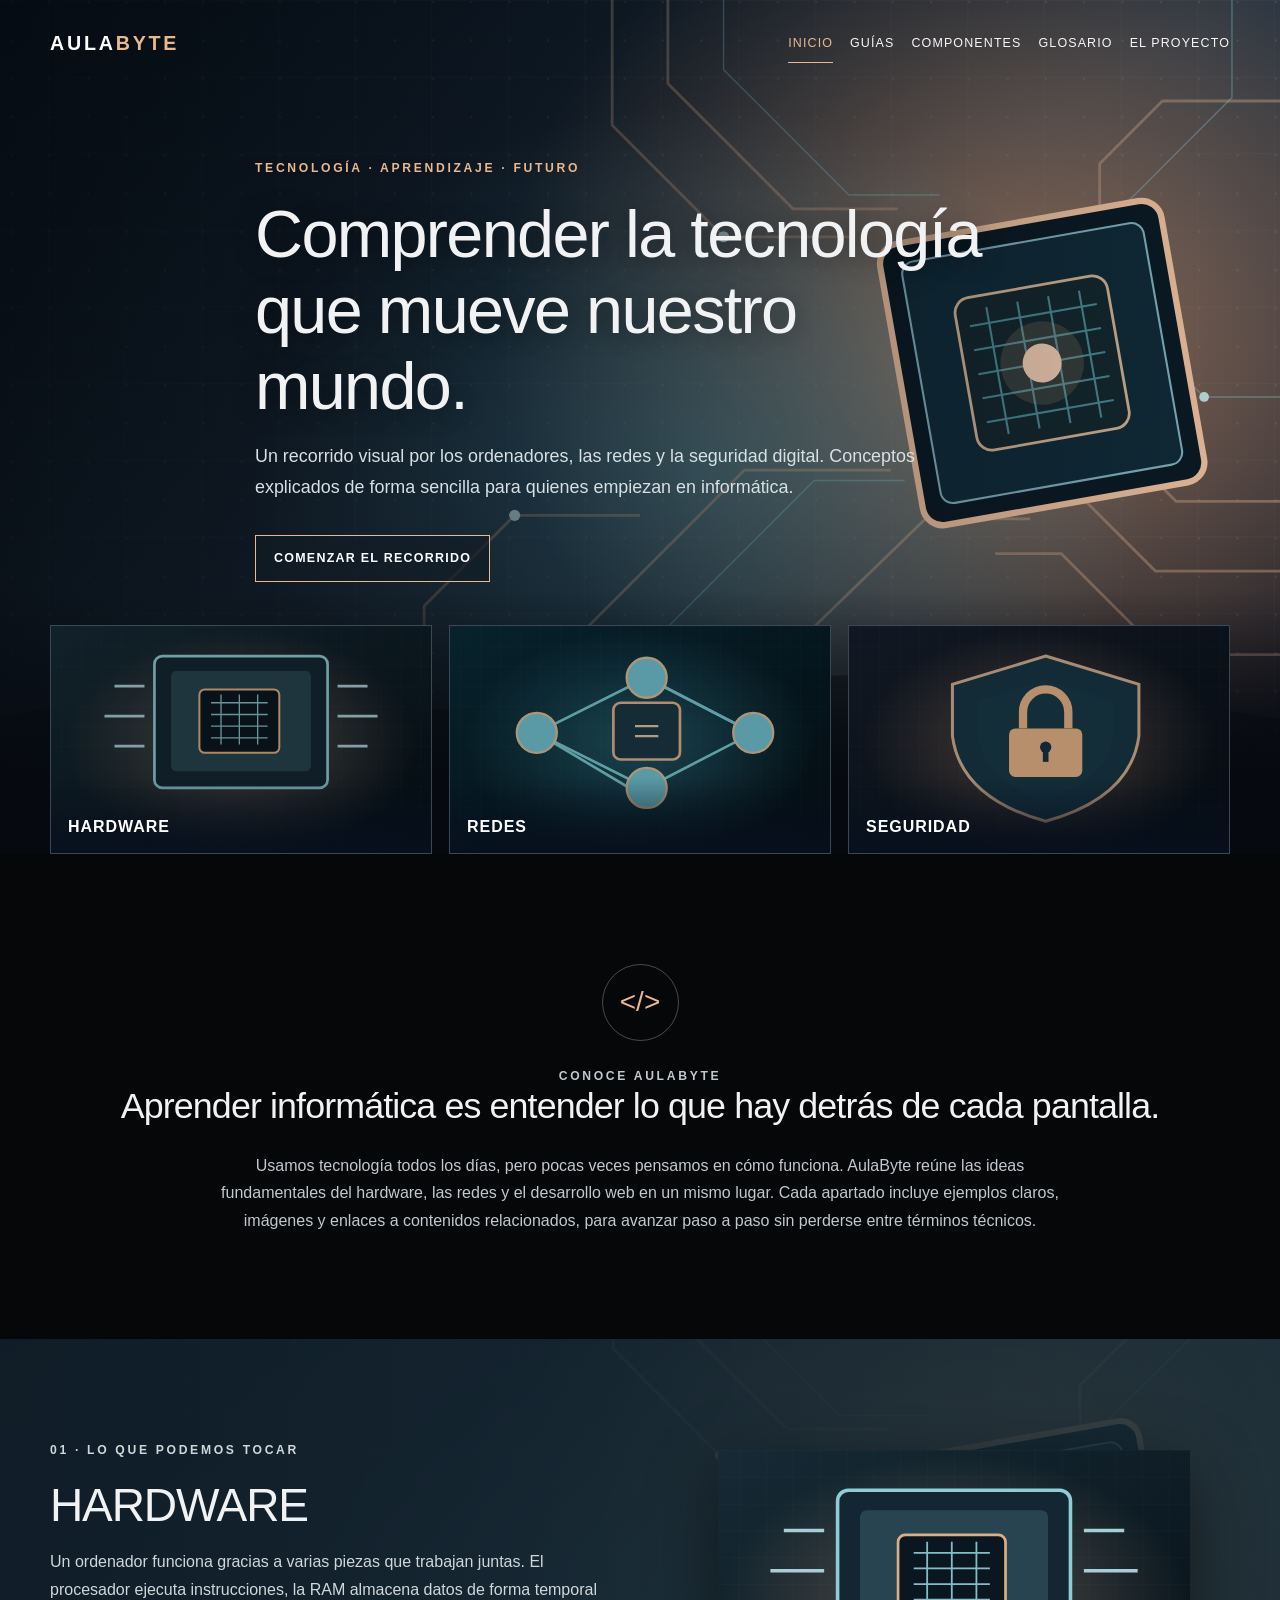
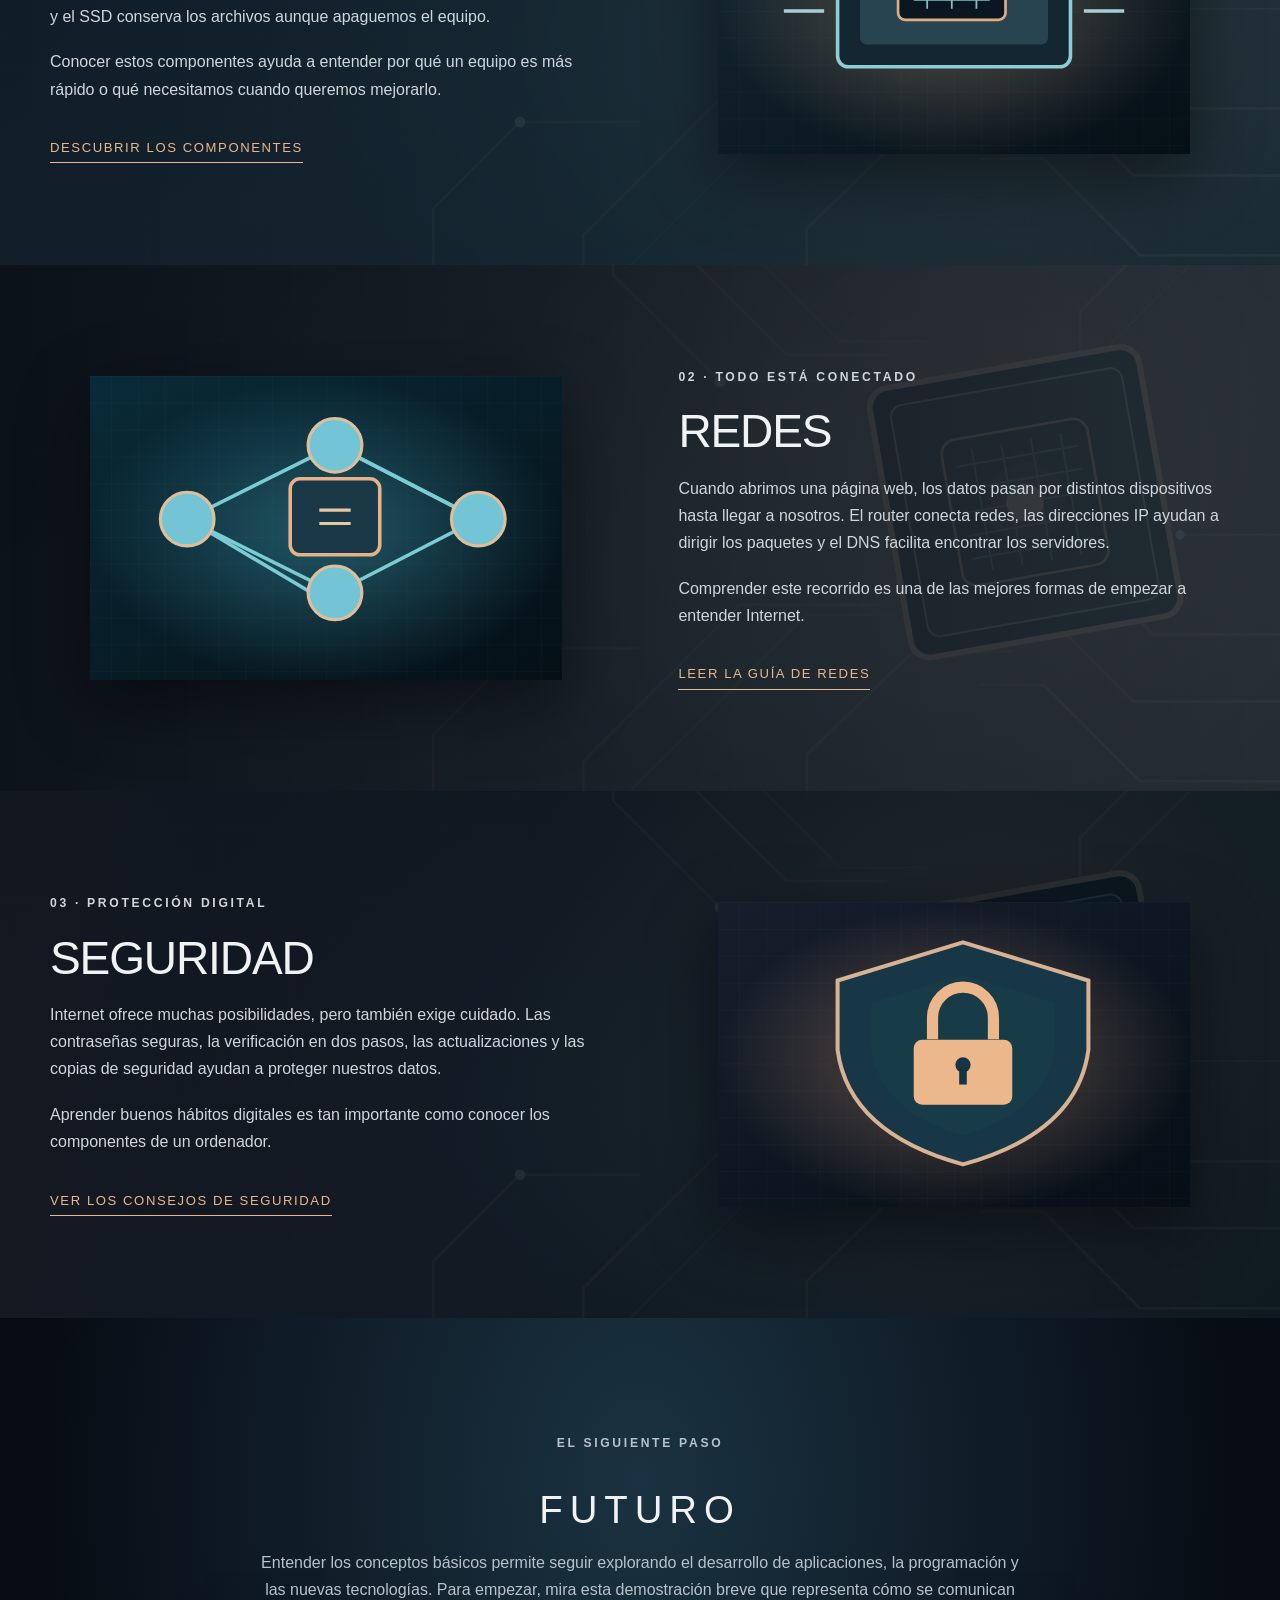
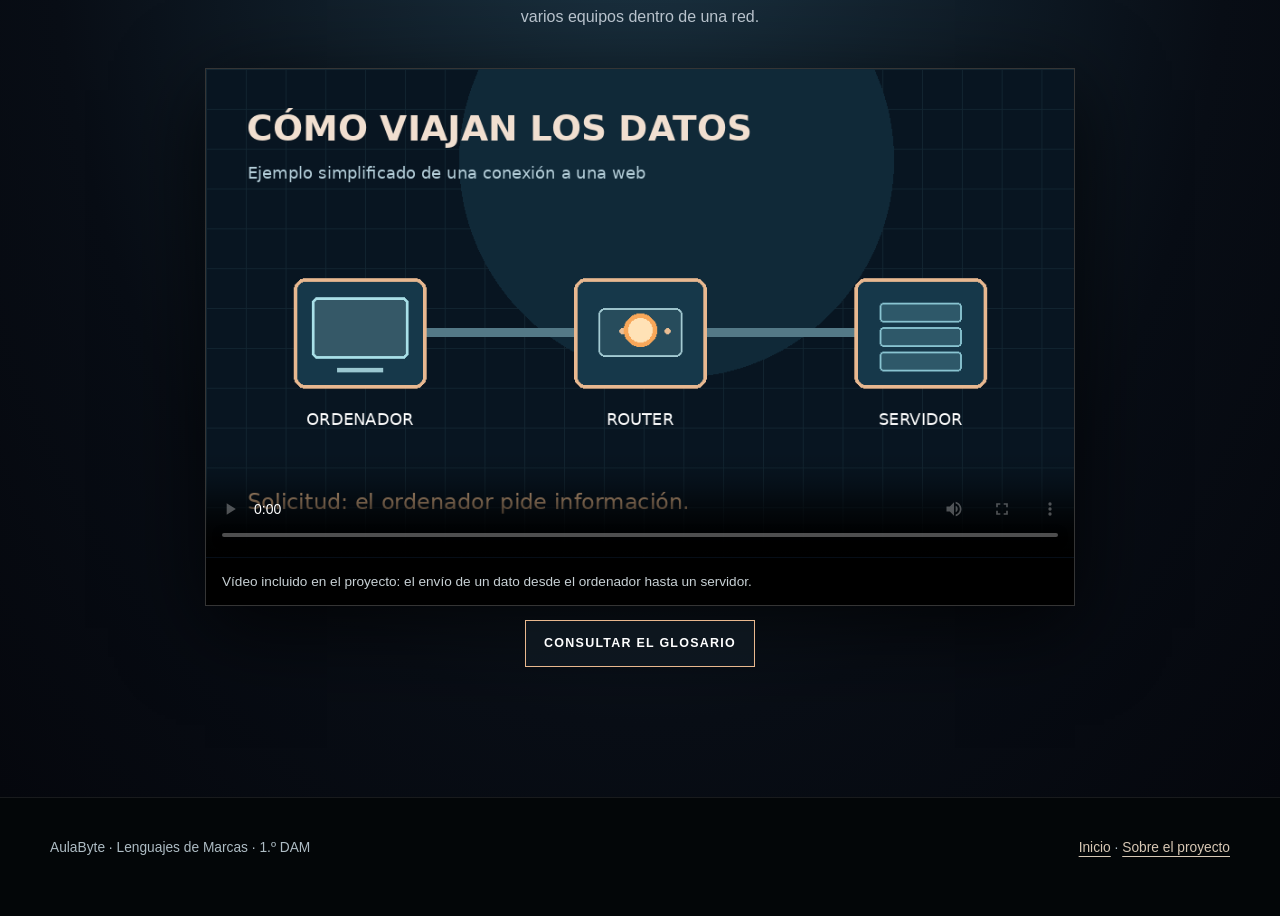
<file: index.html>
<!DOCTYPE html>
<html lang="es">
<head>
<meta charset="UTF-8">
<meta name="viewport" content="width=device-width,initial-scale=1.0">
<meta name="description" content="AulaByte, web de divulgación informática con hardware, redes, seguridad y un vídeo educativo.">
<title>Inicio | AulaByte</title>
<link rel="stylesheet" href="elementos/css/estilos.css">
</head>
<body class="pagina-inicio">
<a class="saltar" href="#contenido">Saltar al contenido principal</a><header class="cabecera"><div class="limite cabecera-interior"><a class="marca" href="index.html">Aula<span>Byte</span></a><nav aria-label="Navegación principal"><ul class="menu"><li><a href="index.html" aria-current="page">Inicio</a></li>
<li><a href="paginas/guias.html">Guías</a></li>
<li><a href="paginas/componentes.html">Componentes</a></li>
<li><a href="paginas/glosario.html">Glosario</a></li>
<li><a href="paginas/proyecto.html">El proyecto</a></li></ul></nav></div></header>
<main id="contenido">
<section class="hero" aria-labelledby="titulo-portada"><div class="limite hero-texto"><p class="etiqueta">Tecnología · Aprendizaje · Futuro</p><h1 id="titulo-portada">Comprender la tecnología que mueve nuestro mundo.</h1><p class="entradilla">Un recorrido visual por los ordenadores, las redes y la seguridad digital. Conceptos explicados de forma sencilla para quienes empiezan en informática.</p><a class="boton" href="#explorar">Comenzar el recorrido</a></div></section>
<div class="limite tarjetas-hero" id="explorar" aria-label="Tres caminos de aprendizaje">
<a class="tarjeta" href="paginas/componentes.html"><img src="elementos/img/hardware-cinematico.svg" alt="Microprocesador representado dentro de una placa de circuito"><span>Hardware</span></a>
<a class="tarjeta" href="paginas/guias.html#redes"><img src="elementos/img/redes-cinematico.svg" alt="Equipos conectados formando una red"><span>Redes</span></a>
<a class="tarjeta" href="paginas/guias.html#seguridad"><img src="elementos/img/seguridad-cinematico.svg" alt="Escudo digital con un candado"><span>Seguridad</span></a></div>
<section class="introduccion" id="presentacion" aria-labelledby="tit-presentacion"><div class="limite"><span class="simbolo" aria-hidden="true">&lt;/&gt;</span><p class="etiqueta">Conoce AulaByte</p><h2 id="tit-presentacion">Aprender informática es entender lo que hay detrás de cada pantalla.</h2><p>Usamos tecnología todos los días, pero pocas veces pensamos en cómo funciona. AulaByte reúne las ideas fundamentales del hardware, las redes y el desarrollo web en un mismo lugar. Cada apartado incluye ejemplos claros, imágenes y enlaces a contenidos relacionados, para avanzar paso a paso sin perderse entre términos técnicos.</p></div></section>
<section class="capitulo" id="hardware" aria-labelledby="tit-hard"><div class="limite capitulo-grid"><div class="capitulo-texto"><p class="etiqueta">01 · Lo que podemos tocar</p><h2 id="tit-hard">Hardware</h2><p>Un ordenador funciona gracias a varias piezas que trabajan juntas. El procesador ejecuta instrucciones, la RAM almacena datos de forma temporal y el SSD conserva los archivos aunque apaguemos el equipo.</p><p>Conocer estos componentes ayuda a entender por qué un equipo es más rápido o qué necesitamos cuando queremos mejorarlo.</p><a class="texto-enlace" href="paginas/componentes.html">Descubrir los componentes</a></div><figure class="capitulo-imagen"><img src="elementos/img/hardware-cinematico.svg" alt="Ilustración oscura de un procesador y sus conexiones" loading="lazy"></figure></div></section>
<section class="capitulo secundario" id="redes" aria-labelledby="tit-redes"><div class="limite capitulo-grid invertido"><div class="capitulo-texto"><p class="etiqueta">02 · Todo está conectado</p><h2 id="tit-redes">Redes</h2><p>Cuando abrimos una página web, los datos pasan por distintos dispositivos hasta llegar a nosotros. El router conecta redes, las direcciones IP ayudan a dirigir los paquetes y el DNS facilita encontrar los servidores.</p><p>Comprender este recorrido es una de las mejores formas de empezar a entender Internet.</p><a class="texto-enlace" href="paginas/guias.html#redes">Leer la guía de redes</a></div><figure class="capitulo-imagen"><img src="elementos/img/redes-cinematico.svg" alt="Ilustración de cuatro dispositivos unidos a una red" loading="lazy"></figure></div></section>
<section class="capitulo tercero" id="seguridad" aria-labelledby="tit-seg"><div class="limite capitulo-grid"><div class="capitulo-texto"><p class="etiqueta">03 · Protección digital</p><h2 id="tit-seg">Seguridad</h2><p>Internet ofrece muchas posibilidades, pero también exige cuidado. Las contraseñas seguras, la verificación en dos pasos, las actualizaciones y las copias de seguridad ayudan a proteger nuestros datos.</p><p>Aprender buenos hábitos digitales es tan importante como conocer los componentes de un ordenador.</p><a class="texto-enlace" href="paginas/guias.html#seguridad">Ver los consejos de seguridad</a></div><figure class="capitulo-imagen"><img src="elementos/img/seguridad-cinematico.svg" alt="Ilustración de un escudo con candado" loading="lazy"></figure></div></section>
<section class="futuro" id="futuro" aria-labelledby="tit-futuro"><div class="limite"><p class="etiqueta">El siguiente paso</p><h2 id="tit-futuro">Futuro</h2><p>Entender los conceptos básicos permite seguir explorando el desarrollo de aplicaciones, la programación y las nuevas tecnologías. Para empezar, mira esta demostración breve que representa cómo se comunican varios equipos dentro de una red.</p><figure class="video-marco"><video controls preload="metadata" poster="elementos/img/video-poster.png" aria-label="Animación educativa sobre el envío de datos por una red"><source src="elementos/video/como-viajan-los-datos.mp4" type="video/mp4">Tu navegador no puede reproducir este vídeo. <a href="elementos/video/como-viajan-los-datos.mp4">Descargar vídeo educativo</a>.</video><figcaption>Vídeo incluido en el proyecto: el envío de un dato desde el ordenador hasta un servidor.</figcaption></figure><a class="boton" href="paginas/glosario.html">Consultar el glosario</a></div></section>
</main>
<footer class="pie"><div class="limite pie-contenido"><p>AulaByte · Lenguajes de Marcas · 1.º DAM</p><p><a href="index.html">Inicio</a> · <a href="paginas/proyecto.html">Sobre el proyecto</a></p></div></footer>
</body>
</html>
</file>
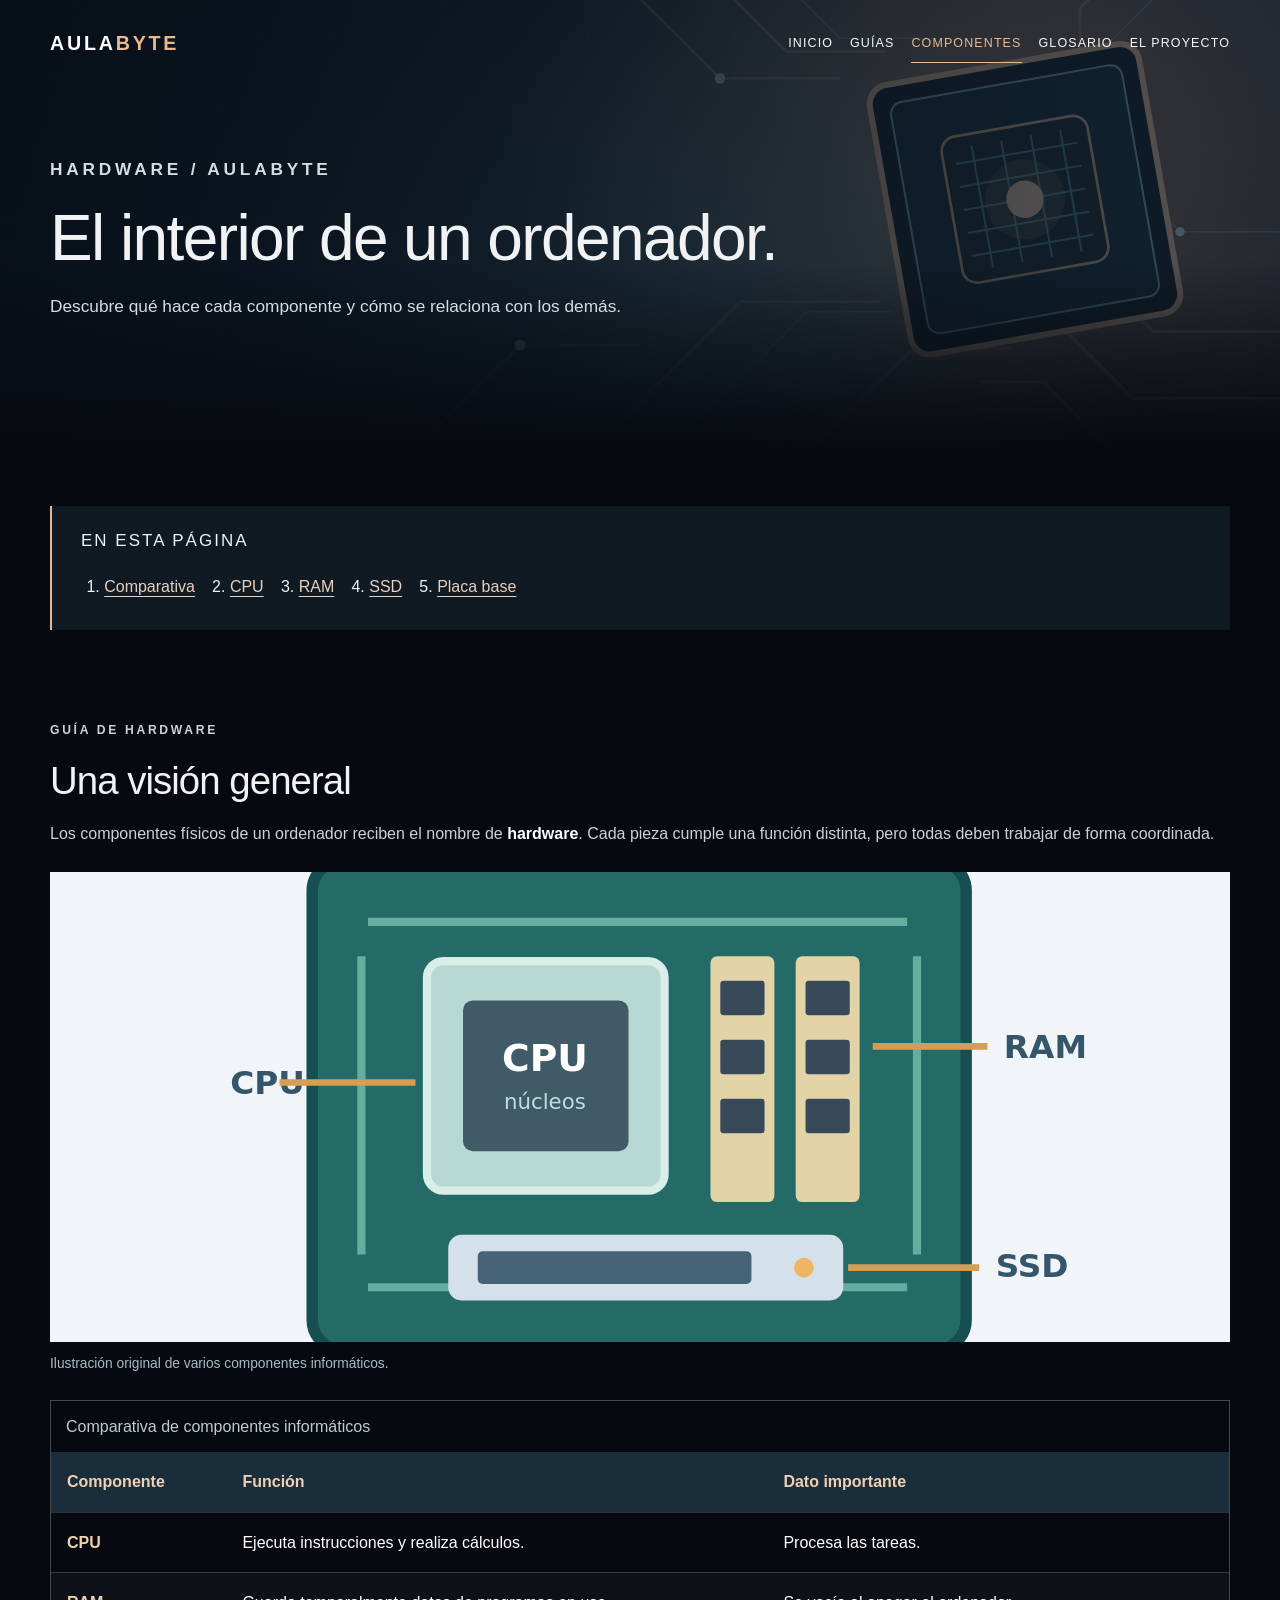
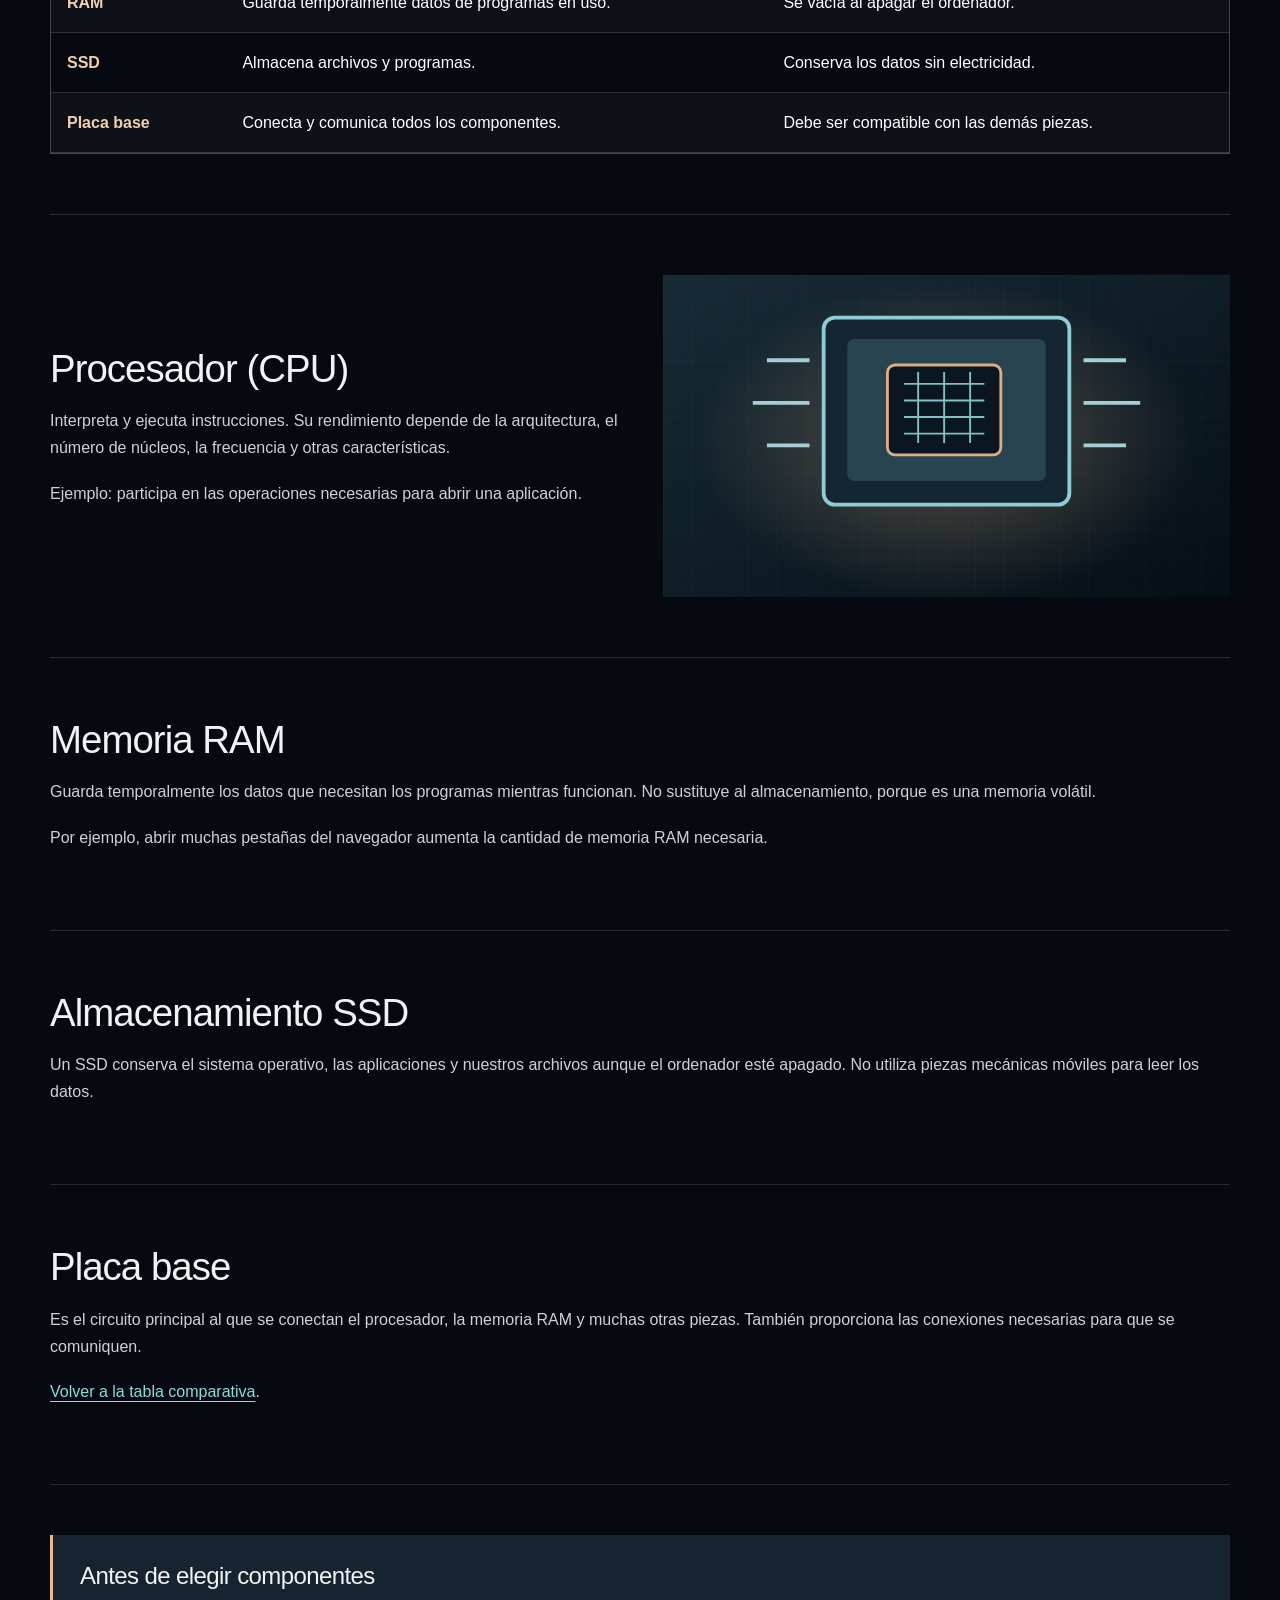
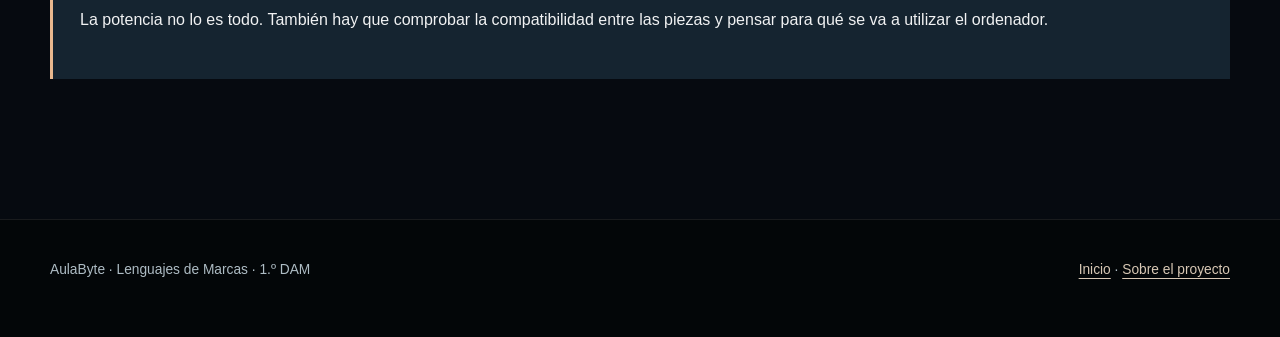
<file: paginas/componentes.html>
<!DOCTYPE html>
<html lang="es">
<head>
<meta charset="UTF-8">
<meta name="viewport" content="width=device-width,initial-scale=1.0">
<meta name="description" content="Comparativa de CPU, RAM, SSD y placa base.">
<title>Componentes | AulaByte</title>
<link rel="stylesheet" href="../elementos/css/estilos.css">
</head>
<body class="pagina-componentes">
<a class="saltar" href="#contenido">Saltar al contenido principal</a><header class="cabecera"><div class="limite cabecera-interior"><a class="marca" href="../index.html">Aula<span>Byte</span></a><nav aria-label="Navegación principal"><ul class="menu"><li><a href="../index.html">Inicio</a></li>
<li><a href="../paginas/guias.html">Guías</a></li>
<li><a href="../paginas/componentes.html" aria-current="page">Componentes</a></li>
<li><a href="../paginas/glosario.html">Glosario</a></li>
<li><a href="../paginas/proyecto.html">El proyecto</a></li></ul></nav></div></header>
<main id="contenido"><section class="hero-interior" aria-labelledby="tit-portada"><div class="limite"><p class="etiqueta">Hardware / AulaByte</p><h1 id="tit-portada">El interior de un ordenador.</h1><p>Descubre qué hace cada componente y cómo se relaciona con los demás.</p></div></section><div class="limite principal-interior"><nav class="indice" aria-label="Índice de esta página"><h2>En esta página</h2><ol><li><a href="#comparativa">Comparativa</a></li><li><a href="#procesador">CPU</a></li><li><a href="#memoria">RAM</a></li><li><a href="#almacenamiento">SSD</a></li><li><a href="#placa">Placa base</a></li></ol></nav><section class="bloque" id="comparativa"><p class="etiqueta">Guía de hardware</p><h2>Una visión general</h2><p>Los componentes físicos de un ordenador reciben el nombre de <strong>hardware</strong>. Cada pieza cumple una función distinta, pero todas deben trabajar de forma coordinada.</p><figure><img src="../elementos/img/componentes.svg" alt="Esquema de placa base, CPU, RAM y SSD" loading="lazy"><figcaption>Ilustración original de varios componentes informáticos.</figcaption></figure><div class="tabla-desplazable"><table><caption>Comparativa de componentes informáticos</caption><thead><tr><th scope="col">Componente</th><th scope="col">Función</th><th scope="col">Dato importante</th></tr></thead><tbody><tr><th scope="row">CPU</th><td>Ejecuta instrucciones y realiza cálculos.</td><td>Procesa las tareas.</td></tr><tr><th scope="row">RAM</th><td>Guarda temporalmente datos de programas en uso.</td><td>Se vacía al apagar el ordenador.</td></tr><tr><th scope="row">SSD</th><td>Almacena archivos y programas.</td><td>Conserva los datos sin electricidad.</td></tr><tr><th scope="row">Placa base</th><td>Conecta y comunica todos los componentes.</td><td>Debe ser compatible con las demás piezas.</td></tr></tbody></table></div></section>
<section class="bloque" id="procesador"><div class="bloque-doble"><div><h2>Procesador (CPU)</h2><p>Interpreta y ejecuta instrucciones. Su rendimiento depende de la arquitectura, el número de núcleos, la frecuencia y otras características.</p><p>Ejemplo: participa en las operaciones necesarias para abrir una aplicación.</p></div><img src="../elementos/img/hardware-cinematico.svg" alt="Representación de un procesador sobre una placa de circuito" loading="lazy"></div></section>
<section class="bloque" id="memoria"><h2>Memoria RAM</h2><p>Guarda temporalmente los datos que necesitan los programas mientras funcionan. No sustituye al almacenamiento, porque es una memoria volátil.</p><p>Por ejemplo, abrir muchas pestañas del navegador aumenta la cantidad de memoria RAM necesaria.</p></section>
<section class="bloque" id="almacenamiento"><h2>Almacenamiento SSD</h2><p>Un SSD conserva el sistema operativo, las aplicaciones y nuestros archivos aunque el ordenador esté apagado. No utiliza piezas mecánicas móviles para leer los datos.</p></section>
<section class="bloque" id="placa"><h2>Placa base</h2><p>Es el circuito principal al que se conectan el procesador, la memoria RAM y muchas otras piezas. También proporciona las conexiones necesarias para que se comuniquen.</p><p><a href="#comparativa">Volver a la tabla comparativa</a>.</p></section>
<aside class="nota"><h2>Antes de elegir componentes</h2><p>La potencia no lo es todo. También hay que comprobar la compatibilidad entre las piezas y pensar para qué se va a utilizar el ordenador.</p></aside></div></main>
<footer class="pie"><div class="limite pie-contenido"><p>AulaByte · Lenguajes de Marcas · 1.º DAM</p><p><a href="../index.html">Inicio</a> · <a href="../paginas/proyecto.html">Sobre el proyecto</a></p></div></footer>
</body>
</html>
</file>
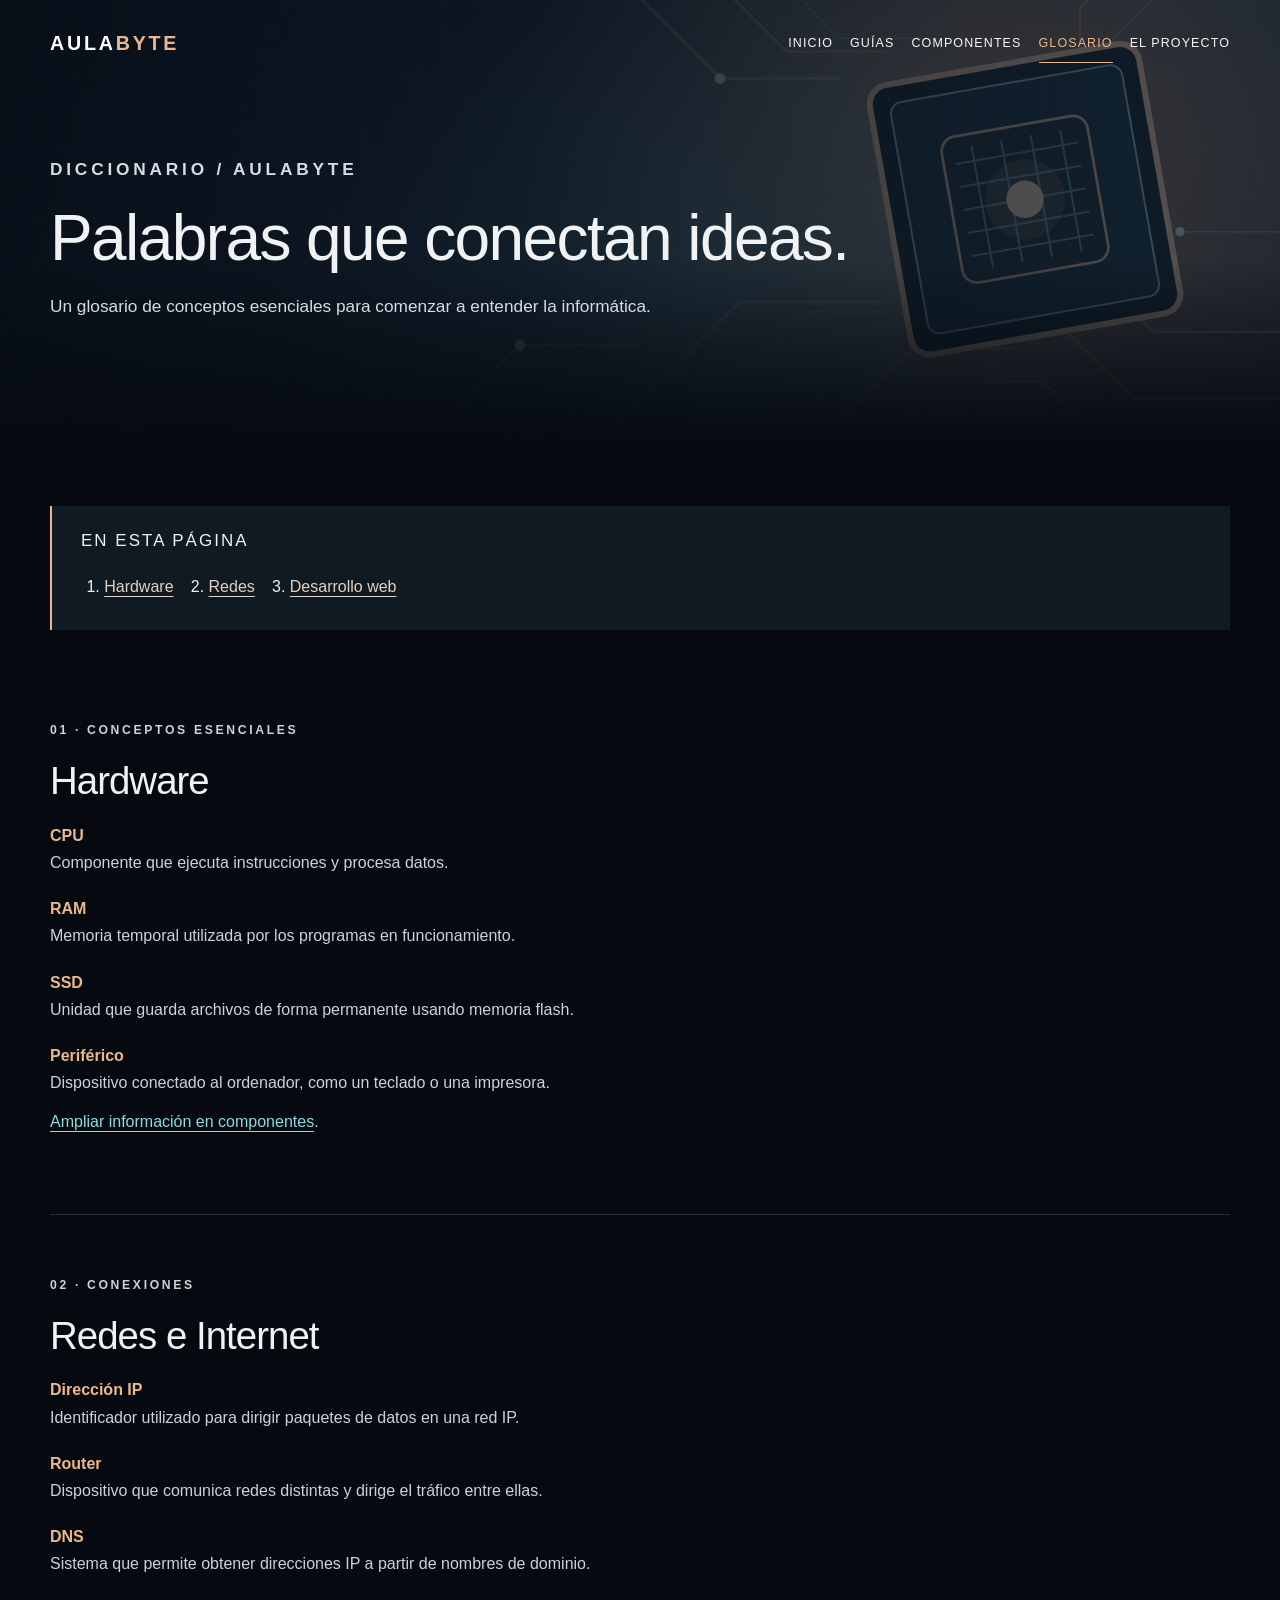
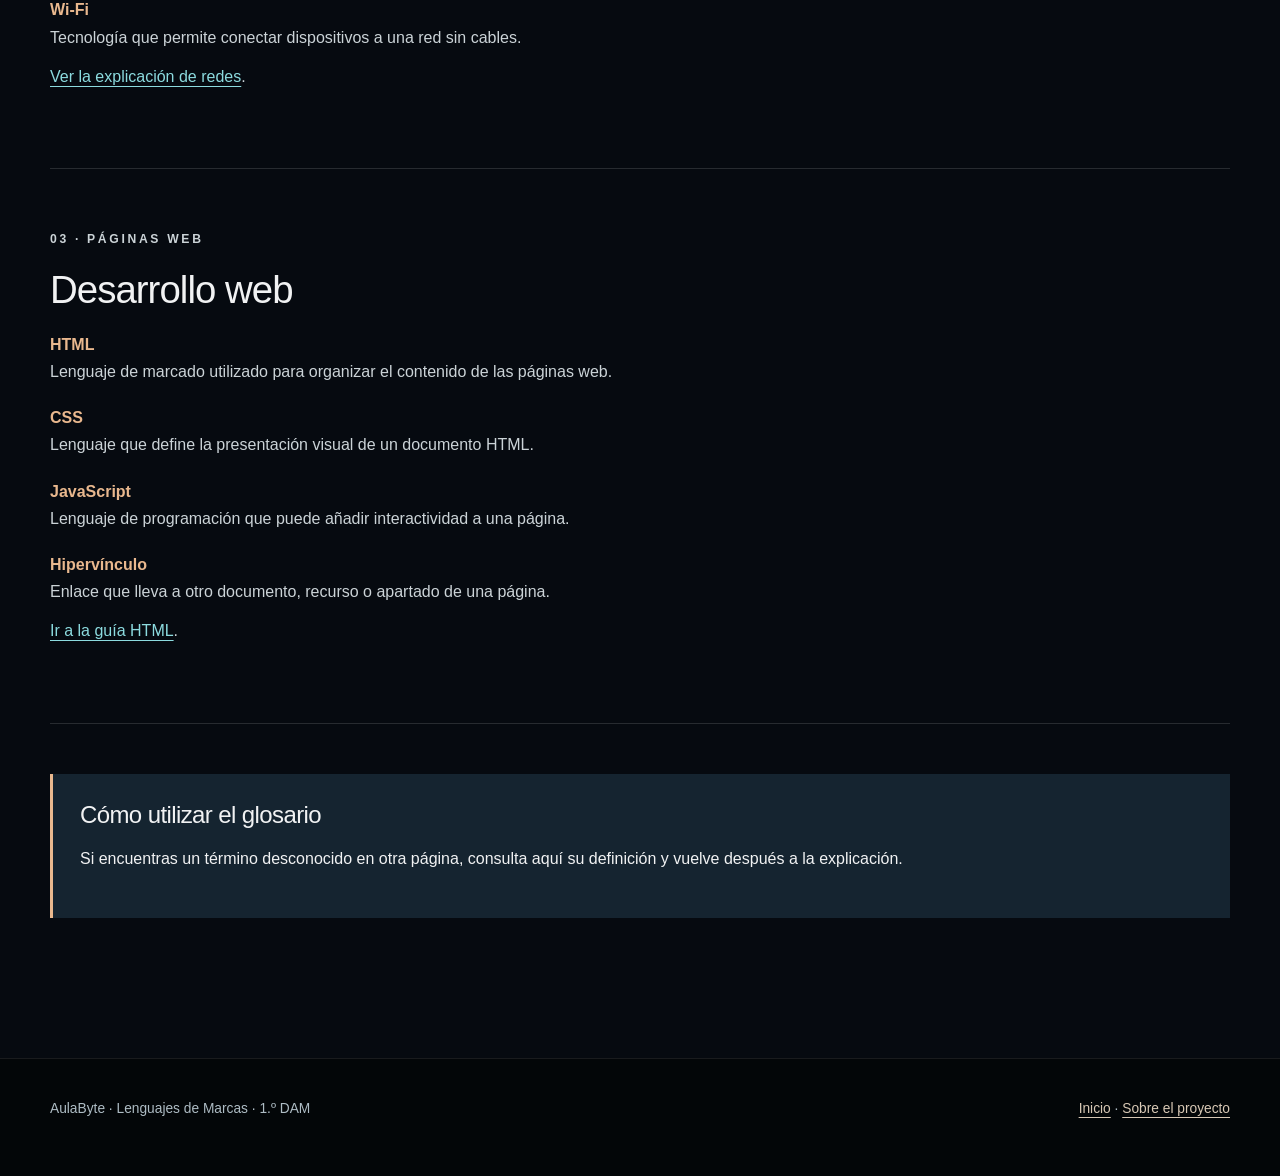
<file: paginas/glosario.html>
<!DOCTYPE html>
<html lang="es">
<head>
<meta charset="UTF-8">
<meta name="viewport" content="width=device-width,initial-scale=1.0">
<meta name="description" content="Definiciones de hardware, redes y desarrollo web.">
<title>Glosario | AulaByte</title>
<link rel="stylesheet" href="../elementos/css/estilos.css">
</head>
<body class="pagina-glosario">
<a class="saltar" href="#contenido">Saltar al contenido principal</a><header class="cabecera"><div class="limite cabecera-interior"><a class="marca" href="../index.html">Aula<span>Byte</span></a><nav aria-label="Navegación principal"><ul class="menu"><li><a href="../index.html">Inicio</a></li>
<li><a href="../paginas/guias.html">Guías</a></li>
<li><a href="../paginas/componentes.html">Componentes</a></li>
<li><a href="../paginas/glosario.html" aria-current="page">Glosario</a></li>
<li><a href="../paginas/proyecto.html">El proyecto</a></li></ul></nav></div></header>
<main id="contenido"><section class="hero-interior" aria-labelledby="tit-portada"><div class="limite"><p class="etiqueta">Diccionario / AulaByte</p><h1 id="tit-portada">Palabras que conectan ideas.</h1><p>Un glosario de conceptos esenciales para comenzar a entender la informática.</p></div></section><div class="limite principal-interior"><nav class="indice" aria-label="Índice de esta página"><h2>En esta página</h2><ol><li><a href="#hardware">Hardware</a></li><li><a href="#redes">Redes</a></li><li><a href="#web">Desarrollo web</a></li></ol></nav><section class="bloque" id="hardware"><p class="etiqueta">01 · Conceptos esenciales</p><h2>Hardware</h2><dl><dt>CPU</dt><dd>Componente que ejecuta instrucciones y procesa datos.</dd><dt>RAM</dt><dd>Memoria temporal utilizada por los programas en funcionamiento.</dd><dt>SSD</dt><dd>Unidad que guarda archivos de forma permanente usando memoria flash.</dd><dt>Periférico</dt><dd>Dispositivo conectado al ordenador, como un teclado o una impresora.</dd></dl><p><a href="componentes.html">Ampliar información en componentes</a>.</p></section>
<section class="bloque" id="redes"><p class="etiqueta">02 · Conexiones</p><h2>Redes e Internet</h2><dl><dt>Dirección IP</dt><dd>Identificador utilizado para dirigir paquetes de datos en una red IP.</dd><dt>Router</dt><dd>Dispositivo que comunica redes distintas y dirige el tráfico entre ellas.</dd><dt>DNS</dt><dd>Sistema que permite obtener direcciones IP a partir de nombres de dominio.</dd><dt>Wi-Fi</dt><dd>Tecnología que permite conectar dispositivos a una red sin cables.</dd></dl><p><a href="guias.html#redes">Ver la explicación de redes</a>.</p></section>
<section class="bloque" id="web"><p class="etiqueta">03 · Páginas web</p><h2>Desarrollo web</h2><dl><dt>HTML</dt><dd>Lenguaje de marcado utilizado para organizar el contenido de las páginas web.</dd><dt>CSS</dt><dd>Lenguaje que define la presentación visual de un documento HTML.</dd><dt>JavaScript</dt><dd>Lenguaje de programación que puede añadir interactividad a una página.</dd><dt>Hipervínculo</dt><dd>Enlace que lleva a otro documento, recurso o apartado de una página.</dd></dl><p><a href="guias.html#html">Ir a la guía HTML</a>.</p></section>
<aside class="nota"><h2>Cómo utilizar el glosario</h2><p>Si encuentras un término desconocido en otra página, consulta aquí su definición y vuelve después a la explicación.</p></aside></div></main>
<footer class="pie"><div class="limite pie-contenido"><p>AulaByte · Lenguajes de Marcas · 1.º DAM</p><p><a href="../index.html">Inicio</a> · <a href="../paginas/proyecto.html">Sobre el proyecto</a></p></div></footer>
</body>
</html>
</file>
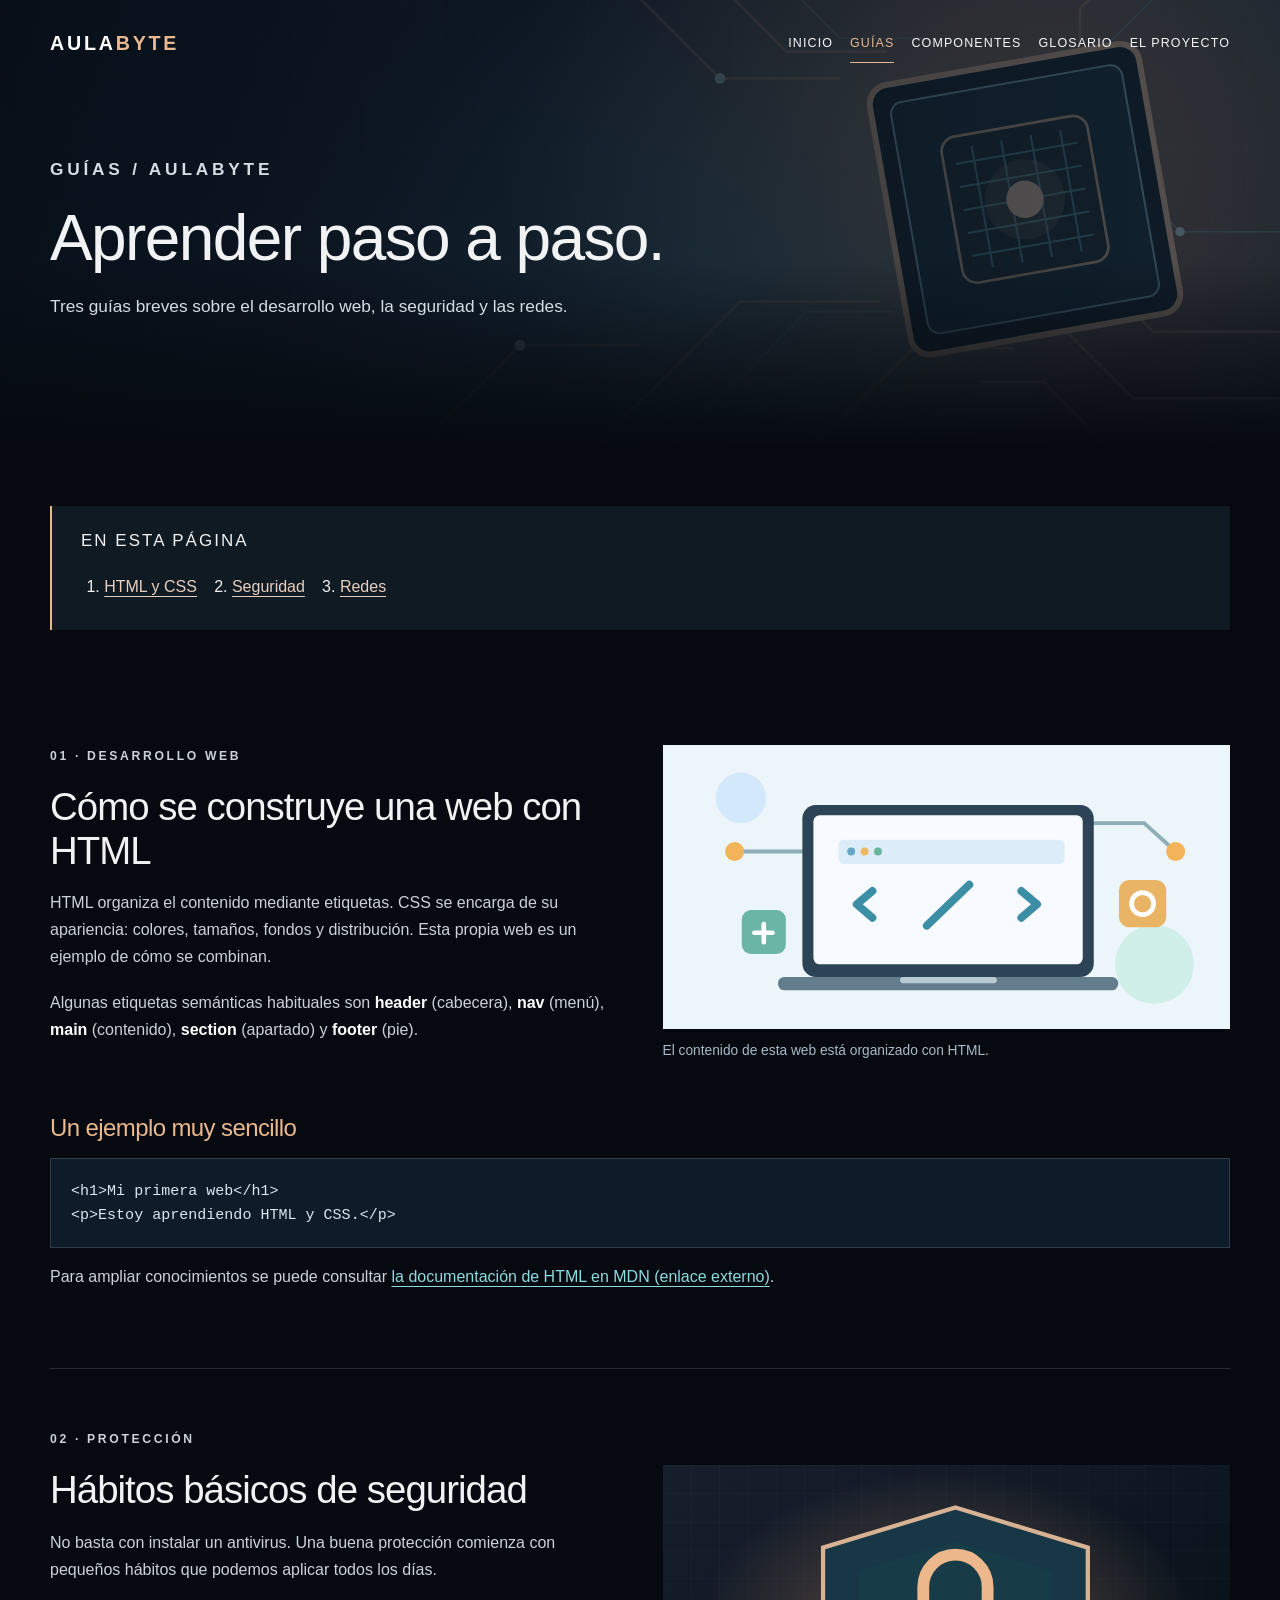
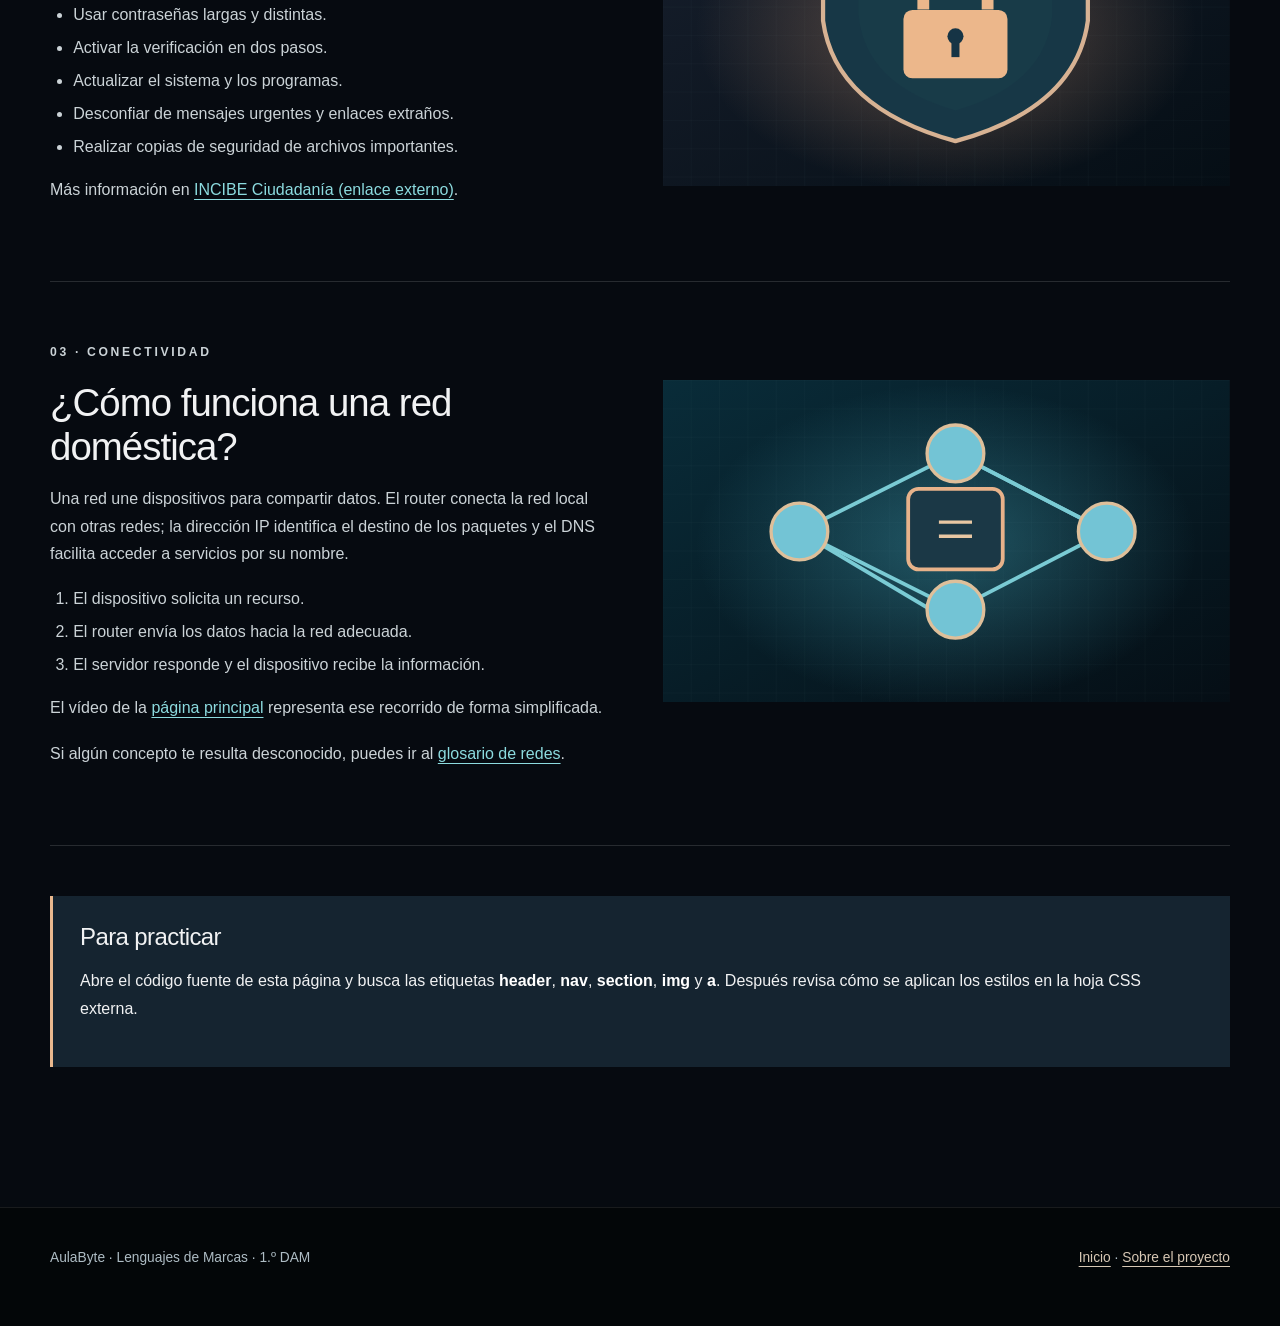
<file: paginas/guias.html>
<!DOCTYPE html>
<html lang="es">
<head>
<meta charset="UTF-8">
<meta name="viewport" content="width=device-width,initial-scale=1.0">
<meta name="description" content="Guías sobre HTML, seguridad y redes para principiantes.">
<title>Guías | AulaByte</title>
<link rel="stylesheet" href="../elementos/css/estilos.css">
</head>
<body class="pagina-guías">
<a class="saltar" href="#contenido">Saltar al contenido principal</a><header class="cabecera"><div class="limite cabecera-interior"><a class="marca" href="../index.html">Aula<span>Byte</span></a><nav aria-label="Navegación principal"><ul class="menu"><li><a href="../index.html">Inicio</a></li>
<li><a href="../paginas/guias.html" aria-current="page">Guías</a></li>
<li><a href="../paginas/componentes.html">Componentes</a></li>
<li><a href="../paginas/glosario.html">Glosario</a></li>
<li><a href="../paginas/proyecto.html">El proyecto</a></li></ul></nav></div></header>
<main id="contenido"><section class="hero-interior" aria-labelledby="tit-portada"><div class="limite"><p class="etiqueta">Guías / AulaByte</p><h1 id="tit-portada">Aprender paso a paso.</h1><p>Tres guías breves sobre el desarrollo web, la seguridad y las redes.</p></div></section><div class="limite principal-interior"><nav class="indice" aria-label="Índice de esta página"><h2>En esta página</h2><ol><li><a href="#html">HTML y CSS</a></li><li><a href="#seguridad">Seguridad</a></li><li><a href="#redes">Redes</a></li></ol></nav><section class="bloque" id="html"><div class="bloque-doble"><div><p class="etiqueta">01 · Desarrollo web</p><h2>Cómo se construye una web con HTML</h2><p>HTML organiza el contenido mediante etiquetas. CSS se encarga de su apariencia: colores, tamaños, fondos y distribución. Esta propia web es un ejemplo de cómo se combinan.</p><p>Algunas etiquetas semánticas habituales son <strong>header</strong> (cabecera), <strong>nav</strong> (menú), <strong>main</strong> (contenido), <strong>section</strong> (apartado) y <strong>footer</strong> (pie).</p></div><div><figure><img src="../elementos/img/portada.svg" alt="Ilustración de un ordenador con símbolos de programación" loading="lazy"><figcaption>El contenido de esta web está organizado con HTML.</figcaption></figure></div></div><h3>Un ejemplo muy sencillo</h3><pre><code>&lt;h1&gt;Mi primera web&lt;/h1&gt;
&lt;p&gt;Estoy aprendiendo HTML y CSS.&lt;/p&gt;</code></pre><p>Para ampliar conocimientos se puede consultar <a href="https://developer.mozilla.org/es/docs/Web/HTML" target="_blank" rel="noopener noreferrer">la documentación de HTML en MDN (enlace externo)</a>.</p></section>
<section class="bloque" id="seguridad"><div class="bloque-doble"><div><p class="etiqueta">02 · Protección</p><h2>Hábitos básicos de seguridad</h2><p>No basta con instalar un antivirus. Una buena protección comienza con pequeños hábitos que podemos aplicar todos los días.</p><ul><li>Usar contraseñas largas y distintas.</li><li>Activar la verificación en dos pasos.</li><li>Actualizar el sistema y los programas.</li><li>Desconfiar de mensajes urgentes y enlaces extraños.</li><li>Realizar copias de seguridad de archivos importantes.</li></ul><p>Más información en <a href="https://www.incibe.es/ciudadania" target="_blank" rel="noopener noreferrer">INCIBE Ciudadanía (enlace externo)</a>.</p></div><figure><img src="../elementos/img/seguridad-cinematico.svg" alt="Escudo digital con candado" loading="lazy"></figure></div></section>
<section class="bloque" id="redes"><div class="bloque-doble"><div><p class="etiqueta">03 · Conectividad</p><h2>¿Cómo funciona una red doméstica?</h2><p>Una red une dispositivos para compartir datos. El router conecta la red local con otras redes; la dirección IP identifica el destino de los paquetes y el DNS facilita acceder a servicios por su nombre.</p><ol><li>El dispositivo solicita un recurso.</li><li>El router envía los datos hacia la red adecuada.</li><li>El servidor responde y el dispositivo recibe la información.</li></ol><p>El vídeo de la <a href="../index.html#futuro">página principal</a> representa ese recorrido de forma simplificada.</p></div><figure><img src="../elementos/img/redes-cinematico.svg" alt="Diagrama de red con dispositivos conectados" loading="lazy"></figure></div><p>Si algún concepto te resulta desconocido, puedes ir al <a href="glosario.html#redes">glosario de redes</a>.</p></section>
<aside class="nota" aria-labelledby="nota-guia"><h2 id="nota-guia">Para practicar</h2><p>Abre el código fuente de esta página y busca las etiquetas <strong>header</strong>, <strong>nav</strong>, <strong>section</strong>, <strong>img</strong> y <strong>a</strong>. Después revisa cómo se aplican los estilos en la hoja CSS externa.</p></aside></div></main>
<footer class="pie"><div class="limite pie-contenido"><p>AulaByte · Lenguajes de Marcas · 1.º DAM</p><p><a href="../index.html">Inicio</a> · <a href="../paginas/proyecto.html">Sobre el proyecto</a></p></div></footer>
</body>
</html>
</file>
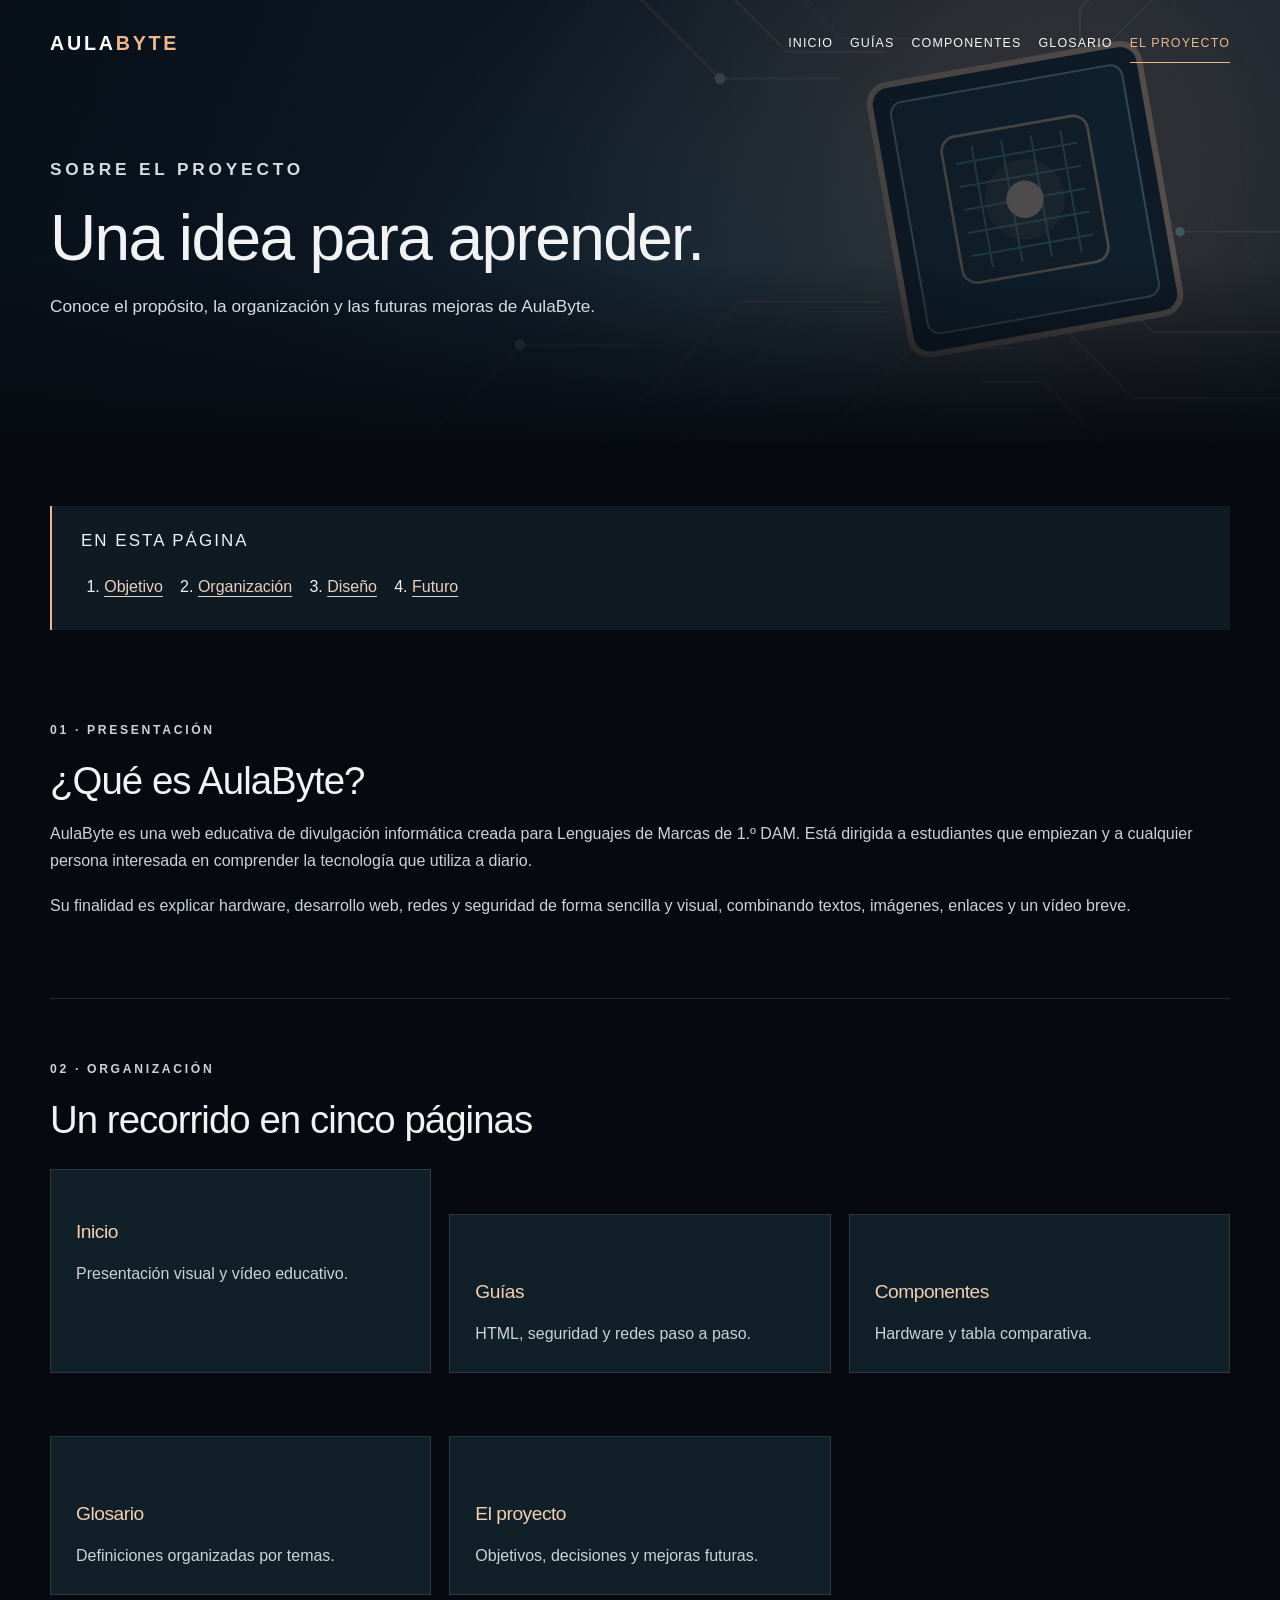
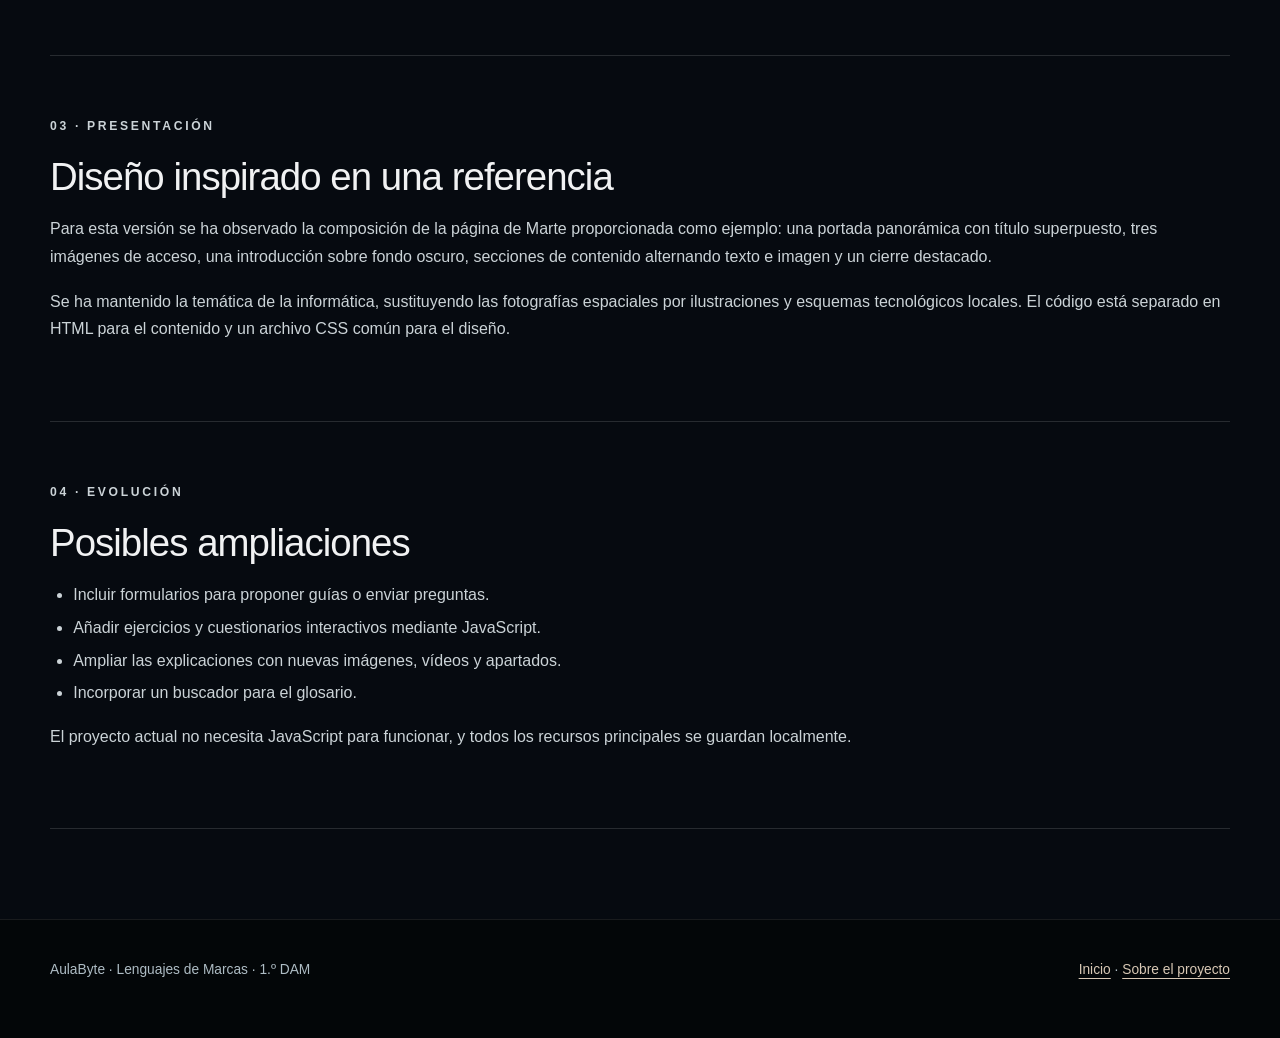
<file: paginas/proyecto.html>
<!DOCTYPE html>
<html lang="es">
<head>
<meta charset="UTF-8">
<meta name="viewport" content="width=device-width,initial-scale=1.0">
<meta name="description" content="Objetivos y decisiones de diseño del proyecto educativo AulaByte.">
<title>El proyecto | AulaByte</title>
<link rel="stylesheet" href="../elementos/css/estilos.css">
</head>
<body class="pagina-el-proyecto">
<a class="saltar" href="#contenido">Saltar al contenido principal</a><header class="cabecera"><div class="limite cabecera-interior"><a class="marca" href="../index.html">Aula<span>Byte</span></a><nav aria-label="Navegación principal"><ul class="menu"><li><a href="../index.html">Inicio</a></li>
<li><a href="../paginas/guias.html">Guías</a></li>
<li><a href="../paginas/componentes.html">Componentes</a></li>
<li><a href="../paginas/glosario.html">Glosario</a></li>
<li><a href="../paginas/proyecto.html" aria-current="page">El proyecto</a></li></ul></nav></div></header>
<main id="contenido"><section class="hero-interior" aria-labelledby="tit-portada"><div class="limite"><p class="etiqueta">Sobre el proyecto</p><h1 id="tit-portada">Una idea para aprender.</h1><p>Conoce el propósito, la organización y las futuras mejoras de AulaByte.</p></div></section><div class="limite principal-interior"><nav class="indice" aria-label="Índice de esta página"><h2>En esta página</h2><ol><li><a href="#objetivo">Objetivo</a></li><li><a href="#estructura">Organización</a></li><li><a href="#diseno">Diseño</a></li><li><a href="#futuras">Futuro</a></li></ol></nav><section class="bloque" id="objetivo"><p class="etiqueta">01 · Presentación</p><h2>¿Qué es AulaByte?</h2><p>AulaByte es una web educativa de divulgación informática creada para Lenguajes de Marcas de 1.º DAM. Está dirigida a estudiantes que empiezan y a cualquier persona interesada en comprender la tecnología que utiliza a diario.</p><p>Su finalidad es explicar hardware, desarrollo web, redes y seguridad de forma sencilla y visual, combinando textos, imágenes, enlaces y un vídeo breve.</p></section>
<section class="bloque" id="estructura"><p class="etiqueta">02 · Organización</p><h2>Un recorrido en cinco páginas</h2><div class="lista-cards"><article class="mini-card"><h3>Inicio</h3><p>Presentación visual y vídeo educativo.</p></article><article class="mini-card"><h3>Guías</h3><p>HTML, seguridad y redes paso a paso.</p></article><article class="mini-card"><h3>Componentes</h3><p>Hardware y tabla comparativa.</p></article><article class="mini-card"><h3>Glosario</h3><p>Definiciones organizadas por temas.</p></article><article class="mini-card"><h3>El proyecto</h3><p>Objetivos, decisiones y mejoras futuras.</p></article></div></section>
<section class="bloque" id="diseno"><p class="etiqueta">03 · Presentación</p><h2>Diseño inspirado en una referencia</h2><p>Para esta versión se ha observado la composición de la página de Marte proporcionada como ejemplo: una portada panorámica con título superpuesto, tres imágenes de acceso, una introducción sobre fondo oscuro, secciones de contenido alternando texto e imagen y un cierre destacado.</p><p>Se ha mantenido la temática de la informática, sustituyendo las fotografías espaciales por ilustraciones y esquemas tecnológicos locales. El código está separado en HTML para el contenido y un archivo CSS común para el diseño.</p></section>
<section class="bloque" id="futuras"><p class="etiqueta">04 · Evolución</p><h2>Posibles ampliaciones</h2><ul><li>Incluir formularios para proponer guías o enviar preguntas.</li><li>Añadir ejercicios y cuestionarios interactivos mediante JavaScript.</li><li>Ampliar las explicaciones con nuevas imágenes, vídeos y apartados.</li><li>Incorporar un buscador para el glosario.</li></ul><p>El proyecto actual no necesita JavaScript para funcionar, y todos los recursos principales se guardan localmente.</p></section></div></main>
<footer class="pie"><div class="limite pie-contenido"><p>AulaByte · Lenguajes de Marcas · 1.º DAM</p><p><a href="../index.html">Inicio</a> · <a href="../paginas/proyecto.html">Sobre el proyecto</a></p></div></footer>
</body>
</html>
</file>
<file: elementos/css/estilos.css>
/* AulaByte: diseño inspirado en el ejemplo visual de Marte, con temática informática. */
:root { --fondo:#060a10; --fondo2:#101923; --panel:#14212c; --texto:#f1f2f3; --suave:#b8c2cc; --acento:#e9b88e; --azul:#8cdbdf; --ancho:1180px; }
*{box-sizing:border-box}
html{scroll-behavior:smooth}
body{margin:0;background:var(--fondo);color:var(--texto);font:16px/1.7 Arial,Helvetica,sans-serif}
img,video{display:block;max-width:100%;height:auto}
a{color:var(--azul);text-underline-offset:4px}
a:hover{color:var(--acento)}
a:focus-visible{outline:3px solid #f5d2b0;outline-offset:4px}
h1,h2,h3{line-height:1.14;margin:0 0 1.05rem;font-weight:500;letter-spacing:-.025em}
h1{font-size:clamp(2.65rem,5.2vw,5.25rem)}h2{font-size:clamp(2rem,3vw,3.15rem)}h3{font-size:1.5rem}
p{margin:0 0 1.15rem}ul,ol{padding-left:1.45rem}li{margin:.35rem 0}strong{color:#fff}
.limite{width:min(var(--ancho),calc(100% - 80px));margin-inline:auto}
.saltar{position:absolute;top:-80px;left:15px;background:white;color:black;padding:8px 14px;z-index:20}.saltar:focus{top:10px}
/* Cabecera superpuesta sobre la imagen panorámica */
.cabecera{position:absolute;top:0;left:0;width:100%;z-index:4;padding:25px 0}
.cabecera-interior{display:flex;align-items:center;justify-content:space-between;gap:24px}
.marca{font-size:1.23rem;font-weight:800;text-transform:uppercase;letter-spacing:.14em;color:white;text-decoration:none}
.marca:hover{color:var(--acento)}
.marca span{color:var(--acento)}
.menu{display:flex;flex-wrap:wrap;justify-content:flex-end;gap:6px 17px;list-style:none;margin:0;padding:0}
.menu li{margin:0}.menu a{color:#f7f7f7;font-size:.78rem;letter-spacing:.09em;text-decoration:none;text-transform:uppercase;white-space:nowrap;padding:8px 0;display:block;border-bottom:1px solid transparent}
.menu a:hover,.menu a[aria-current="page"]{border-color:var(--acento);color:var(--acento)}
/* Portada: estructura equivalente a la referencia (imagen, titular, tres tarjetas) */
.hero{position:relative;min-height:780px;background:linear-gradient(90deg,rgba(4,9,15,.75),rgba(4,9,15,.05)),url('../img/hero-tecnologia.svg') center/cover no-repeat;display:flex;align-items:center;padding:150px 0 190px;overflow:hidden}
.hero:after,.hero-interior:after{content:"";position:absolute;inset:auto 0 0;height:190px;background:linear-gradient(transparent,var(--fondo));pointer-events:none}
.hero-texto{position:relative;z-index:1;max-width:770px}
.etiqueta{color:var(--acento);font-size:.76rem;letter-spacing:.22em;text-transform:uppercase;font-weight:bold;margin-bottom:18px}
.hero h1{max-width:900px;text-shadow:0 3px 24px #0006}.hero .entradilla{font-size:1.12rem;color:#d7e0e4;max-width:660px}
.boton{display:inline-block;border:1px solid var(--acento);color:#fff;text-decoration:none;text-transform:uppercase;font-size:.78rem;font-weight:bold;letter-spacing:.1em;padding:12px 18px;margin-top:14px;background:#111b24aa}
.boton:hover{background:var(--acento);color:#0b1015}
.tarjetas-hero{position:relative;z-index:2;display:grid;grid-template-columns:repeat(3,minmax(0,1fr));gap:17px;margin-top:-155px}
.tarjeta{position:relative;display:block;overflow:hidden;aspect-ratio:1.67;background:#172633;color:white;text-decoration:none;border:1px solid #ffffff28}
.tarjeta img{width:100%;height:100%;object-fit:cover;transition:transform .35s ease,filter .35s ease;filter:brightness(.78)}
.tarjeta:hover img{transform:scale(1.05);filter:brightness(.95)}
.tarjeta span{position:absolute;left:0;bottom:0;width:100%;padding:35px 17px 13px;background:linear-gradient(transparent,#07101edc);font-size:1rem;font-weight:bold;letter-spacing:.06em;text-transform:uppercase}
/* Bloque introductorio negro con enfoque editorial */
.introduccion{padding:110px 0 105px;text-align:center;background:#050709}
.introduccion .simbolo{display:block;margin:0 auto 25px;border:1px solid #ffffff44;width:77px;height:77px;border-radius:50%;display:grid;place-items:center;font-size:1.75rem;color:var(--acento)}
.introduccion h2{font-size:clamp(1.65rem,2.8vw,2.7rem);margin-bottom:25px}.introduccion p{max-width:860px;margin:0 auto;color:#c2c8ce}
/* Secciones con imágenes a lados alternos, como en la muestra */
.capitulo{position:relative;min-height:520px;display:flex;align-items:center;padding:95px 0;isolation:isolate}
.capitulo::before{content:"";position:absolute;inset:0;z-index:-2;background:linear-gradient(90deg,#101d28ef,#182c36db),url('../img/hero-tecnologia.svg') center/cover}
.capitulo.secundario::before{background:linear-gradient(90deg,#0c1118ed,#242d34e5),url('../img/hero-tecnologia.svg') center/cover}
.capitulo.tercero::before{background:linear-gradient(90deg,#131720ed,#0a171fda),url('../img/hero-tecnologia.svg') center/cover}
.capitulo-grid{display:grid;grid-template-columns:1fr 1fr;align-items:center;gap:clamp(35px,6vw,100px)}
.capitulo-grid.invertido .capitulo-imagen{order:-1}
.capitulo-texto{max-width:590px}.capitulo-texto h2{text-transform:uppercase;font-size:clamp(1.9rem,3.6vw,3rem)}
.capitulo-texto p{color:#d0d7da}.capitulo-imagen img{width:100%;aspect-ratio:1.55;object-fit:cover;box-shadow:0 22px 65px #0007}
.texto-enlace{display:inline-block;margin-top:16px;color:var(--acento);text-decoration:none;font-size:.82rem;text-transform:uppercase;letter-spacing:.12em;border-bottom:1px solid currentColor;padding-bottom:3px}
.texto-enlace:hover{color:white}
/* Futuro: cierre de fondo espacial/tecnológico, similar al cierre oscuro del ejemplo */
.futuro{padding:115px 0 130px;text-align:center;background:radial-gradient(ellipse at 50% 15%,#1a3241,#080d15 65%,#05070d)}
.futuro .limite>p{max-width:780px;margin:0 auto 35px;color:var(--suave)}
.futuro h2{text-transform:uppercase;letter-spacing:.18em}
.video-marco{max-width:870px;margin:38px auto 0;border:1px solid #ffffff35;box-shadow:0 22px 80px #000b;background:black;text-align:left}
.video-marco video{width:100%;aspect-ratio:16/9;background:#060e18}
.video-marco figcaption{padding:12px 16px;color:#c8d1d5;font-size:.85rem}
.pie{background:#030608;padding:38px 0;border-top:1px solid #ffffff16}
.pie-contenido{display:flex;justify-content:space-between;align-items:center;gap:30px;color:#aebcc4;font-size:.86rem}
.pie a{color:#d8c8b5}
/* Páginas interiores: misma identidad, titulares panorámicos y contenido editorial */
.hero-interior{position:relative;min-height:420px;padding:155px 0 110px;background:linear-gradient(90deg,#070e18e8,#111d29ad),url('../img/hero-tecnologia.svg') center/cover;display:flex;align-items:center}
.hero-interior h1{position:relative;z-index:1;font-size:clamp(2.55rem,5vw,4.4rem)}
.hero-interior p{position:relative;z-index:1;max-width:630px;color:#d3dde3;font-size:1.08rem}
.principal-interior{padding:56px 0 90px}
.indice{padding:25px 29px;margin:0 0 70px;border-left:2px solid var(--acento);background:#101a23}
.indice h2{font-size:1.06rem;text-transform:uppercase;letter-spacing:.12em}.indice ol,.indice ul{margin:.5rem 0 0;display:flex;flex-wrap:wrap;gap:5px 35px}
.indice a{color:#e7d0bf}.indice a:hover{color:white}
.bloque{padding:60px 0;border-bottom:1px solid #ffffff22;scroll-margin-top:20px}
.bloque:first-of-type{padding-top:20px}.bloque h2{font-size:clamp(1.7rem,3vw,2.6rem)}
.bloque h3{margin-top:26px;color:var(--acento)}.bloque p,.bloque li,.bloque dd{color:#cbd3d7}
.bloque figure{margin:25px 0}.bloque figure img{width:100%;max-height:470px;object-fit:cover}
.bloque figcaption{color:#a9bac6;font-size:.86rem;margin:10px 0}
.bloque-doble{display:grid;grid-template-columns:1fr 1fr;gap:45px;align-items:center}
.bloque-doble img{width:100%}
.bloque article+article{margin-top:45px;padding-top:40px;border-top:1px solid #ffffff18}
pre{max-width:100%;overflow:auto;background:#0e1c2a;color:#d7e8ef;border:1px solid #ffffff24;padding:20px;font-size:.94rem;line-height:1.6}
.nota{background:#152430;border-left:3px solid var(--acento);padding:27px;margin:50px 0}.nota h2{font-size:1.5rem}
.lista-cards{display:grid;grid-template-columns:repeat(3,1fr);gap:18px;margin-top:28px}.mini-card{padding:25px;background:#111f29;border:1px solid #ffffff1e}.mini-card h3{color:#f2d0b1;font-size:1.2rem}.mini-card p{margin-bottom:0}
.tabla-desplazable{overflow-x:auto;max-width:100%;border:1px solid #ffffff40}
table{border-collapse:collapse;width:100%;min-width:600px;color:#fff}caption{text-align:left;padding:12px 15px;color:#becbd0}th,td{text-align:left;padding:16px;border-bottom:1px solid #ffffff29}thead{background:#192e3a}tbody tr:nth-child(even){background:#ffffff08}th{color:#f1d0b2}
dl{margin:0}dt{color:var(--acento);font-weight:700;margin-top:19px}dd{margin:0 0 12px}
hr{border:0;border-top:1px solid #ffffff25;margin:50px 0}
/* Adaptación a dispositivos */
@media(max-width:860px){.limite{width:min(var(--ancho),calc(100% - 38px))}.cabecera{padding:15px 0}.cabecera-interior{align-items:flex-start;flex-direction:column;gap:8px}.menu{justify-content:flex-start;gap:1px 14px}.menu a{font-size:.72rem}.hero{min-height:730px;padding:175px 0 200px}.capitulo{min-height:auto;padding:75px 0}.capitulo-grid{gap:26px}.lista-cards{grid-template-columns:1fr 1fr}}
@media(max-width:650px){body{font-size:15px}.hero{min-height:770px;padding:165px 0 200px;background-position:60% center}.hero h1{font-size:clamp(2.4rem,10vw,3.6rem)}.hero .entradilla{font-size:1rem}.tarjetas-hero{grid-template-columns:repeat(3,minmax(0,1fr));gap:7px;margin-top:-135px}.tarjeta{aspect-ratio:.80}.tarjeta span{padding:28px 7px 8px;font-size:.64rem;line-height:1.2}.introduccion{padding:80px 0}.capitulo-grid,.bloque-doble{grid-template-columns:1fr}.capitulo-grid.invertido .capitulo-imagen{order:0}.capitulo-texto{max-width:unset}.capitulo{padding:72px 0}.capitulo-imagen img{max-height:300px}.futuro{padding:85px 0}.pie-contenido{flex-direction:column;align-items:flex-start;gap:10px}.hero-interior{min-height:395px;padding:170px 0 66px}.principal-interior{padding-top:25px}.bloque{padding:42px 0}.indice ol,.indice ul{display:block}.lista-cards{grid-template-columns:1fr}.bloque h2{font-size:1.9rem}}
@media(prefers-reduced-motion:reduce){html{scroll-behavior:auto}.tarjeta img{transition:none}}
</file>
